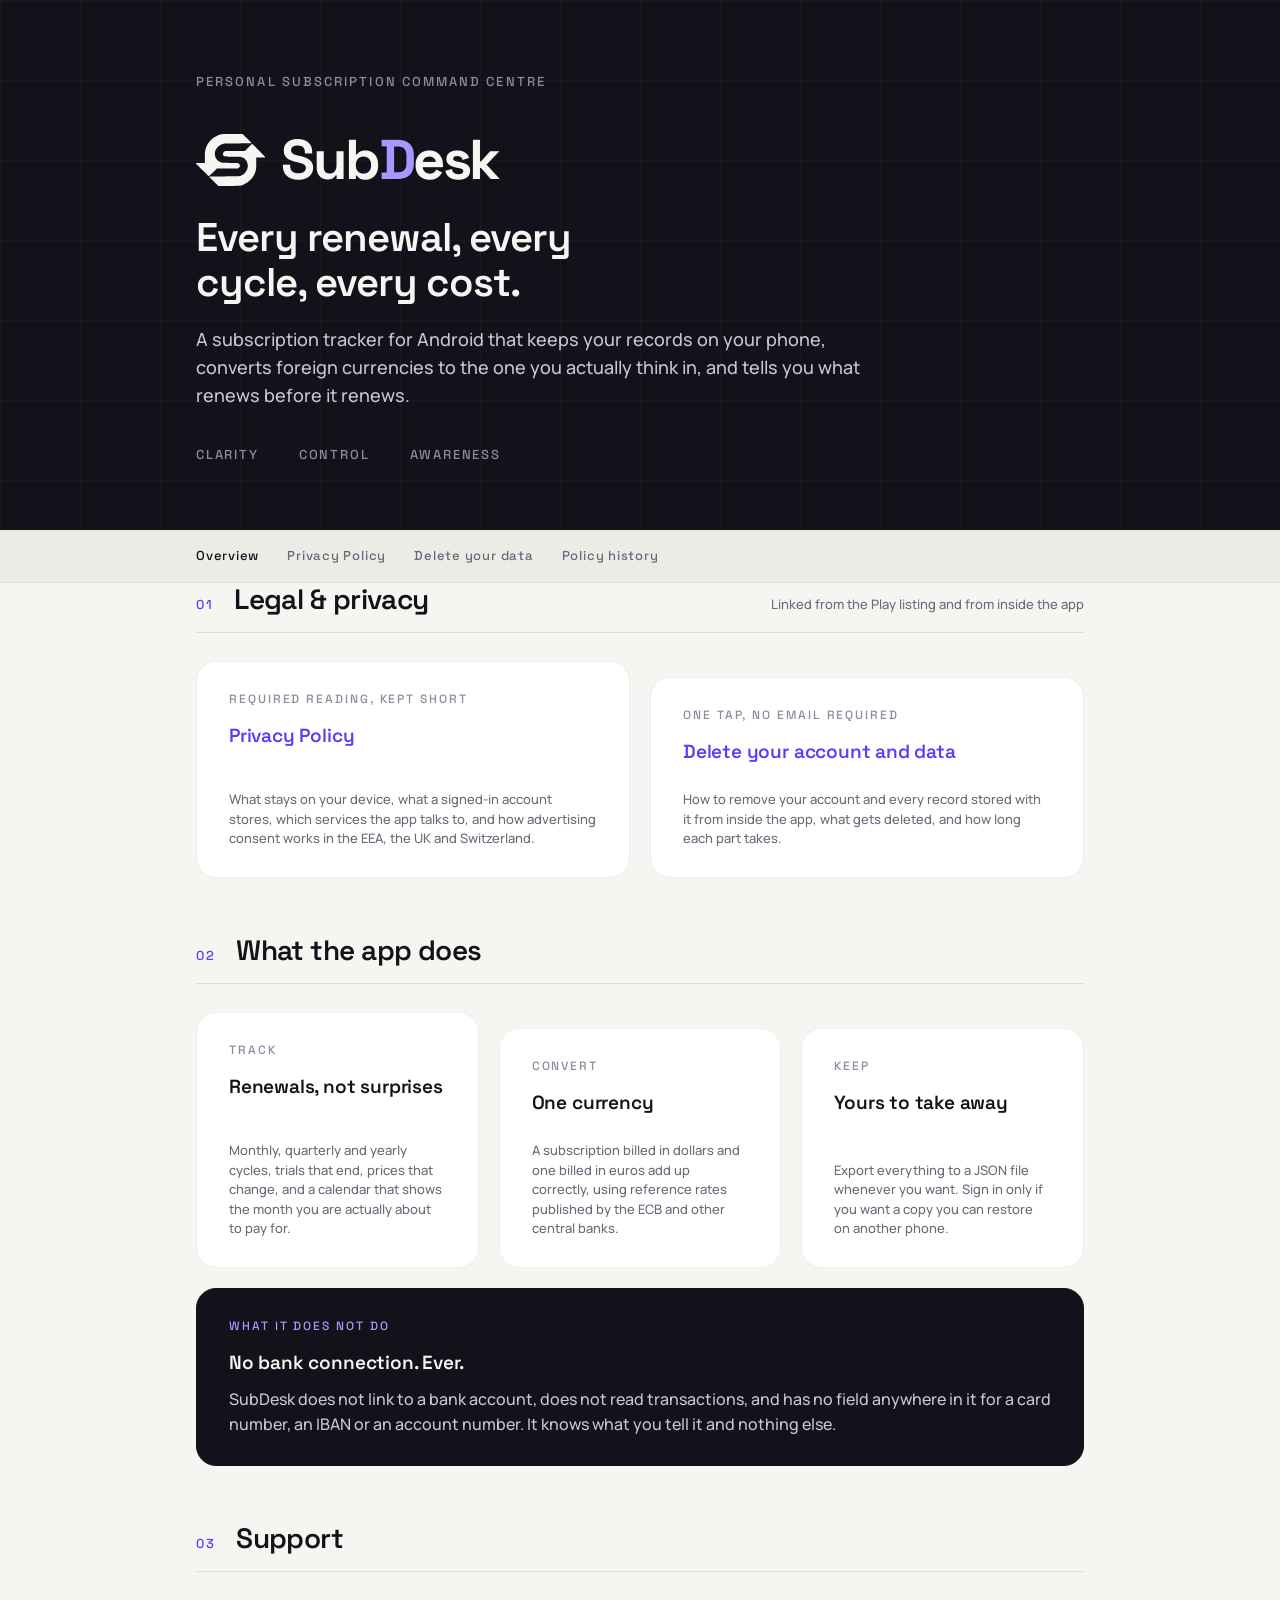
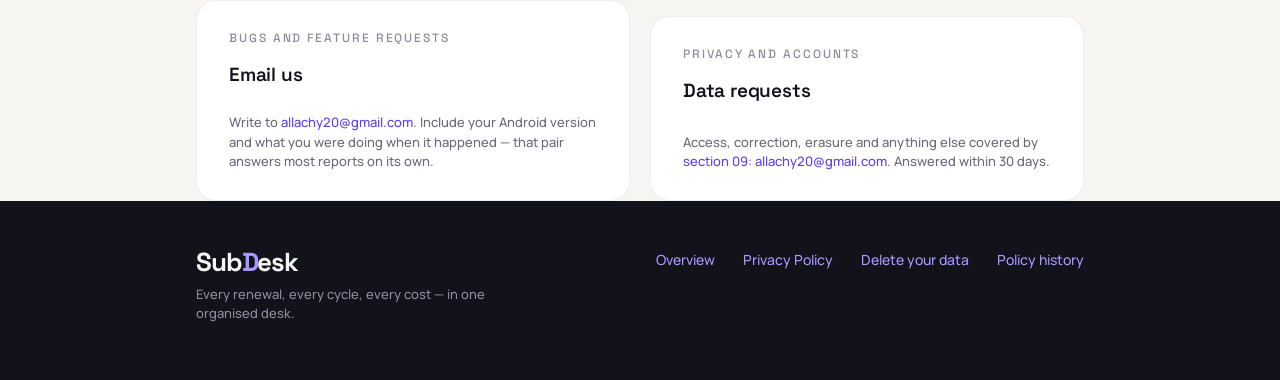
<file: index.html>
<!DOCTYPE html>
<html lang="en">
<head>
<meta charset="utf-8">
<meta name="viewport" content="width=device-width, initial-scale=1">
<title>SubDesk — subscription tracker for Android</title>
<meta name="description" content="SubDesk keeps every subscription, renewal date and cost in one place on your Android phone. Privacy policy, data deletion and support.">
<meta name="robots" content="index, follow">
<link rel="icon" href="assets/subdesk-icon.svg" type="image/svg+xml">
<link rel="canonical" href="https://mar-devl.github.io/subdesk-legal/">
<link rel="preconnect" href="https://fonts.googleapis.com">
<link rel="preconnect" href="https://fonts.gstatic.com" crossorigin>
<link href="https://fonts.googleapis.com/css2?family=Manrope:wght@400;500;600;700;800&family=Space+Grotesk:wght@400;500;600;700&display=swap" rel="stylesheet">
<link rel="stylesheet" href="assets/subdesk.css">
</head>
<body>

<header class="hero">
  <div class="wrap">
    <div class="eyebrow">Personal subscription command centre</div>
    <div class="lockup">
      <img src="assets/subdesk-mark-paper.svg" alt="" aria-hidden="true">
      <span class="wordmark">Sub<span class="d">D</span>esk</span>
    </div>
    <h1>Every renewal, every cycle, every cost.</h1>
    <p class="lede">A subscription tracker for Android that keeps your records on your phone, converts foreign currencies to the one you actually think in, and tells you what renews before it renews.</p>
    <div class="stamp">
      <span>Clarity</span><span>Control</span><span>Awareness</span>
    </div>
  </div>
</header>

<nav class="crumbs" aria-label="Site">
  <div class="wrap">
    <a href="index.html" aria-current="page">Overview</a>
    <a href="privacy.html">Privacy Policy</a>
    <a href="data-deletion.html">Delete your data</a>
    <a href="https://github.com/mar-devl/subdesk-legal" rel="noopener" target="_blank">Policy history</a>
  </div>
</nav>

<main class="wrap">

  <section id="legal">
    <div class="section-head">
      <span class="num">01</span>
      <h2>Legal &amp; privacy</h2>
      <span class="muted fine" style="margin-left:auto;">Linked from the Play listing and from inside the app</span>
    </div>

    <div class="grid two">
      <div class="card">
        <span class="overline">Required reading, kept short</span>
        <h3><a href="privacy.html">Privacy Policy</a></h3>
        <p class="fine muted">What stays on your device, what a signed-in account stores, which services the app talks to, and how advertising consent works in the EEA, the UK and Switzerland.</p>
      </div>
      <div class="card">
        <span class="overline">One tap, no email required</span>
        <h3><a href="data-deletion.html">Delete your account and data</a></h3>
        <p class="fine muted">How to remove your account and every record stored with it from inside the app, what gets deleted, and how long each part takes.</p>
      </div>
    </div>
  </section>

  <section id="what">
    <div class="section-head">
      <span class="num">02</span>
      <h2>What the app does</h2>
    </div>

    <div class="grid three">
      <div class="card">
        <span class="overline">Track</span>
        <h3>Renewals, not surprises</h3>
        <p class="fine muted">Monthly, quarterly and yearly cycles, trials that end, prices that change, and a calendar that shows the month you are actually about to pay for.</p>
      </div>
      <div class="card">
        <span class="overline">Convert</span>
        <h3>One currency</h3>
        <p class="fine muted">A subscription billed in dollars and one billed in euros add up correctly, using reference rates published by the ECB and other central banks.</p>
      </div>
      <div class="card">
        <span class="overline">Keep</span>
        <h3>Yours to take away</h3>
        <p class="fine muted">Export everything to a JSON file whenever you want. Sign in only if you want a copy you can restore on another phone.</p>
      </div>
    </div>

    <div class="card ink" style="margin-top:20px;">
      <span class="overline">What it does not do</span>
      <h3>No bank connection. Ever.</h3>
      <p>SubDesk does not link to a bank account, does not read transactions, and has no field anywhere in it for a card number, an IBAN or an account number. It knows what you tell it and nothing else.</p>
    </div>
  </section>

  <section id="support">
    <div class="section-head">
      <span class="num">03</span>
      <h2>Support</h2>
    </div>
    <div class="grid two">
      <div class="card">
        <span class="overline">Bugs and feature requests</span>
        <h3>Email us</h3>
        <p class="fine muted">Write to <a href="mailto:allachy20@gmail.com">allachy20@gmail.com</a>. Include your Android version and what you were doing when it happened — that pair answers most reports on its own.</p>
      </div>
      <div class="card">
        <span class="overline">Privacy and accounts</span>
        <h3>Data requests</h3>
        <p class="fine muted">Access, correction, erasure and anything else covered by <a href="privacy.html#rights">section 09</a>: <a href="mailto:allachy20@gmail.com">allachy20@gmail.com</a>. Answered within 30 days.</p>
      </div>
    </div>
  </section>

</main>

<footer>
  <div class="wrap">
    <div>
      <div class="wordmark" style="font-size:26px;">Sub<span class="d">D</span>esk</div>
      <p class="fine" style="margin-top:10px; max-width:38ch;">Every renewal, every cycle, every cost — in one organised desk.</p>
    </div>
    <div class="links">
      <a href="index.html">Overview</a>
      <a href="privacy.html">Privacy Policy</a>
      <a href="data-deletion.html">Delete your data</a>
      <a href="https://github.com/mar-devl/subdesk-legal" rel="noopener" target="_blank">Policy history</a>
    </div>
  </div>
</footer>

</body>
</html>
</file>
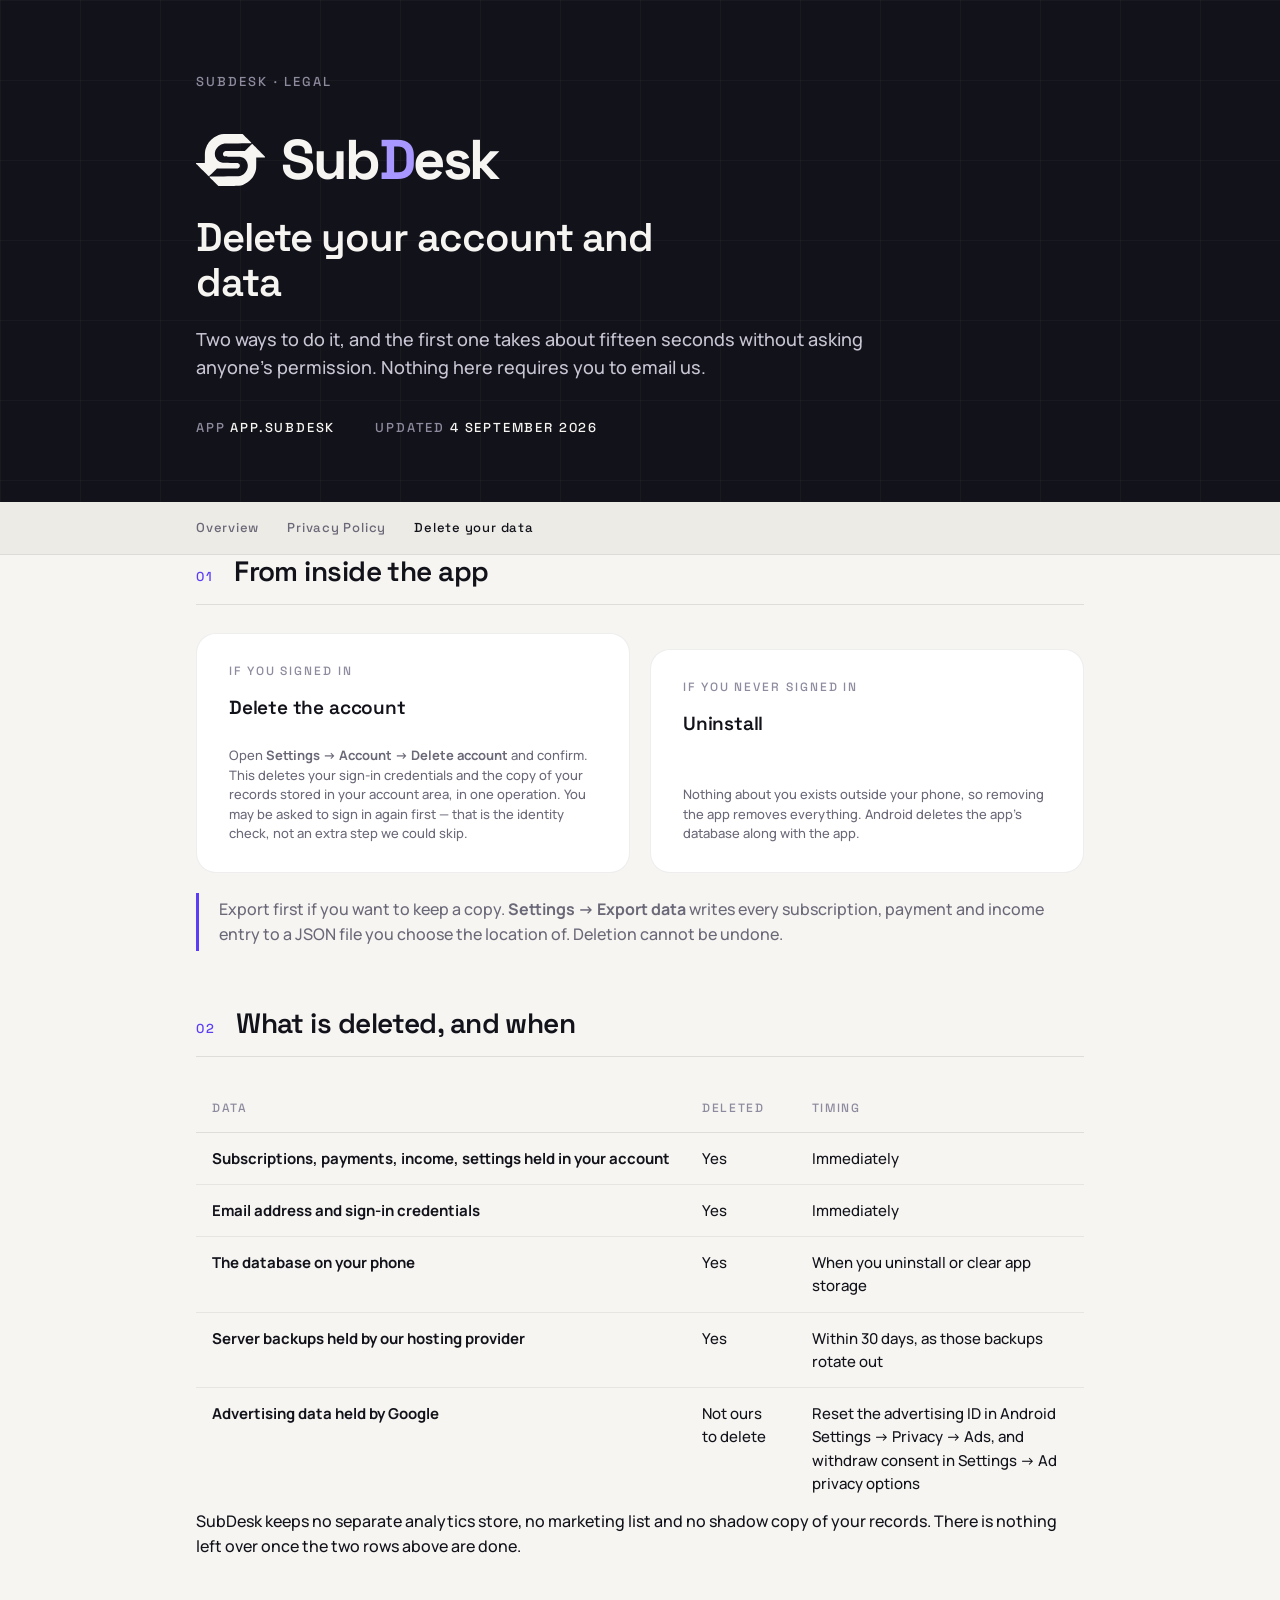
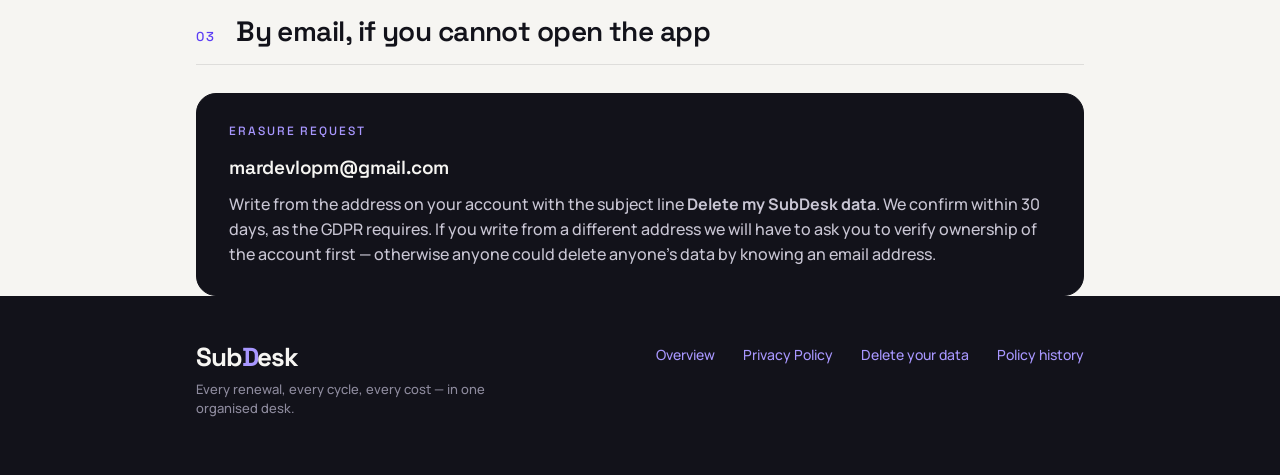
<file: data-deletion.html>
<!DOCTYPE html>
<html lang="en">
<head>
<meta charset="utf-8">
<meta name="viewport" content="width=device-width, initial-scale=1">
<title>Delete your data — SubDesk</title>
<meta name="description" content="How to delete your SubDesk account and every record stored with it, from inside the app or by email.">
<meta name="robots" content="index, follow">
<link rel="icon" href="assets/subdesk-icon.svg" type="image/svg+xml">
<link rel="canonical" href="https://mar-devl.github.io/subdesk-legal/data-deletion.html">
<link rel="preconnect" href="https://fonts.googleapis.com">
<link rel="preconnect" href="https://fonts.gstatic.com" crossorigin>
<link href="https://fonts.googleapis.com/css2?family=Manrope:wght@400;500;600;700;800&family=Space+Grotesk:wght@400;500;600;700&display=swap" rel="stylesheet">
<link rel="stylesheet" href="assets/subdesk.css">
</head>
<body>

<header class="hero">
  <div class="wrap">
    <div class="eyebrow">SubDesk · Legal</div>
    <div class="lockup">
      <img src="assets/subdesk-mark-paper.svg" alt="" aria-hidden="true">
      <span class="wordmark">Sub<span class="d">D</span>esk</span>
    </div>
    <h1>Delete your account and data</h1>
    <p class="lede">Two ways to do it, and the first one takes about fifteen seconds without asking anyone's permission. Nothing here requires you to email us.</p>
    <div class="stamp">
      <span>App <b>app.subdesk</b></span>
      <span>Updated <b>4 September 2026</b></span>
    </div>
  </div>
</header>

<nav class="crumbs" aria-label="Legal pages">
  <div class="wrap">
    <a href="index.html">Overview</a>
    <a href="privacy.html">Privacy Policy</a>
    <a href="data-deletion.html" aria-current="page">Delete your data</a>
  </div>
</nav>

<main class="wrap">

  <section id="in-app">
    <div class="section-head">
      <span class="num">01</span>
      <h2>From inside the app</h2>
    </div>
    <div class="grid two">
      <div class="card">
        <span class="overline">If you signed in</span>
        <h3>Delete the account</h3>
        <p class="fine muted">Open <strong>Settings → Account → Delete account</strong> and confirm. This deletes your sign-in credentials and the copy of your records stored in your account area, in one operation. You may be asked to sign in again first — that is the identity check, not an extra step we could skip.</p>
      </div>
      <div class="card">
        <span class="overline">If you never signed in</span>
        <h3>Uninstall</h3>
        <p class="fine muted">Nothing about you exists outside your phone, so removing the app removes everything. Android deletes the app's database along with the app.</p>
      </div>
    </div>

    <p class="callout" style="margin-top:20px;">Export first if you want to keep a copy. <strong>Settings → Export data</strong> writes every subscription, payment and income entry to a JSON file you choose the location of. Deletion cannot be undone.</p>
  </section>

  <section id="what-goes">
    <div class="section-head">
      <span class="num">02</span>
      <h2>What is deleted, and when</h2>
    </div>
    <div class="table-scroll">
      <table>
        <thead>
          <tr><th scope="col">Data</th><th scope="col">Deleted</th><th scope="col">Timing</th></tr>
        </thead>
        <tbody>
          <tr><td>Subscriptions, payments, income, settings held in your account</td><td>Yes</td><td>Immediately</td></tr>
          <tr><td>Email address and sign-in credentials</td><td>Yes</td><td>Immediately</td></tr>
          <tr><td>The database on your phone</td><td>Yes</td><td>When you uninstall or clear app storage</td></tr>
          <tr><td>Server backups held by our hosting provider</td><td>Yes</td><td>Within 30 days, as those backups rotate out</td></tr>
          <tr><td>Advertising data held by Google</td><td>Not ours to delete</td><td>Reset the advertising ID in Android Settings → Privacy → Ads, and withdraw consent in Settings → Ad privacy options</td></tr>
        </tbody>
      </table>
    </div>
    <p>SubDesk keeps no separate analytics store, no marketing list and no shadow copy of your records. There is nothing left over once the two rows above are done.</p>
  </section>

  <section id="by-email">
    <div class="section-head">
      <span class="num">03</span>
      <h2>By email, if you cannot open the app</h2>
    </div>
    <div class="card ink">
      <span class="overline">Erasure request</span>
      <h3>mardevlopm@gmail.com</h3>
      <p>Write from the address on your account with the subject line <strong>Delete my SubDesk data</strong>. We confirm within 30 days, as the GDPR requires. If you write from a different address we will have to ask you to verify ownership of the account first — otherwise anyone could delete anyone's data by knowing an email address.</p>
    </div>
  </section>

</main>

<footer>
  <div class="wrap">
    <div>
      <div class="wordmark" style="font-size:26px;">Sub<span class="d">D</span>esk</div>
      <p class="fine" style="margin-top:10px; max-width:38ch;">Every renewal, every cycle, every cost — in one organised desk.</p>
    </div>
    <div class="links">
      <a href="index.html">Overview</a>
      <a href="privacy.html">Privacy Policy</a>
      <a href="data-deletion.html">Delete your data</a>
      <a href="https://github.com/mar-devl/subdesk-legal" rel="noopener" target="_blank">Policy history</a>
    </div>
  </div>
</footer>

</body>
</html>
</file>
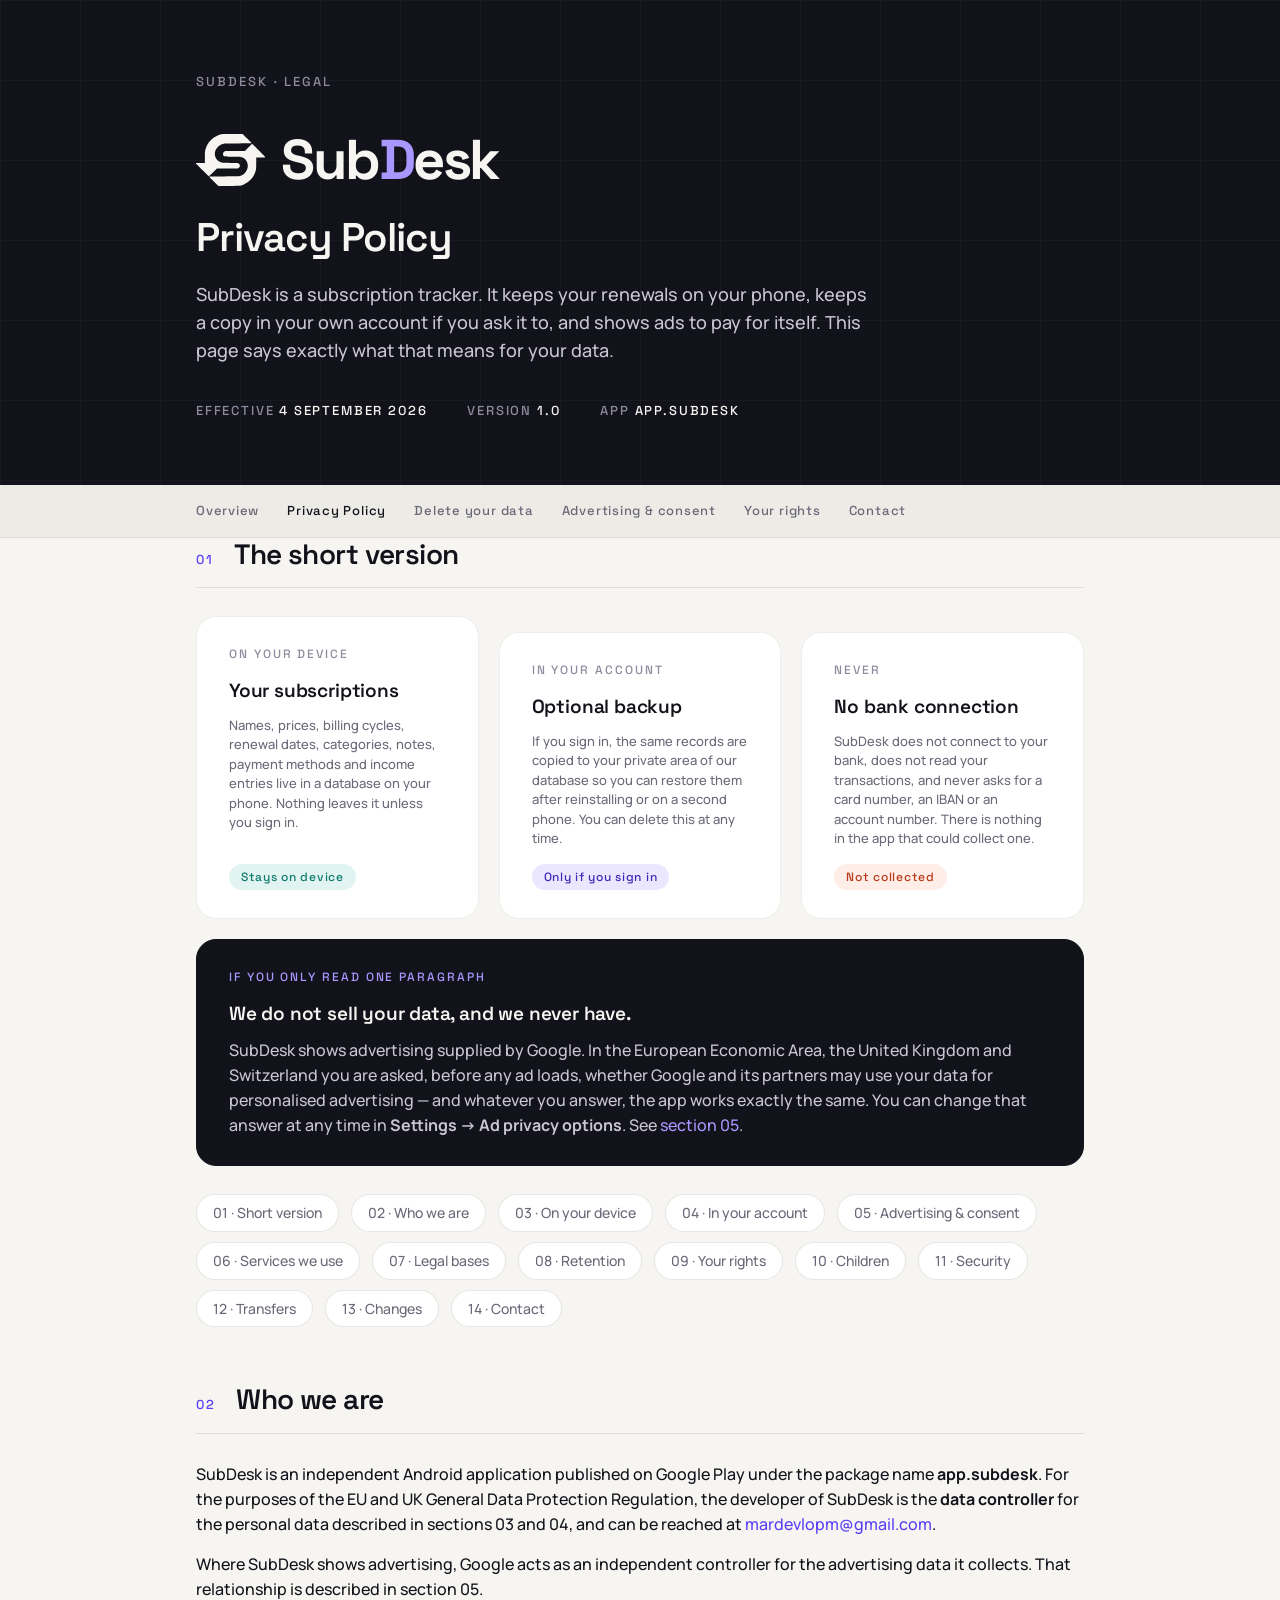
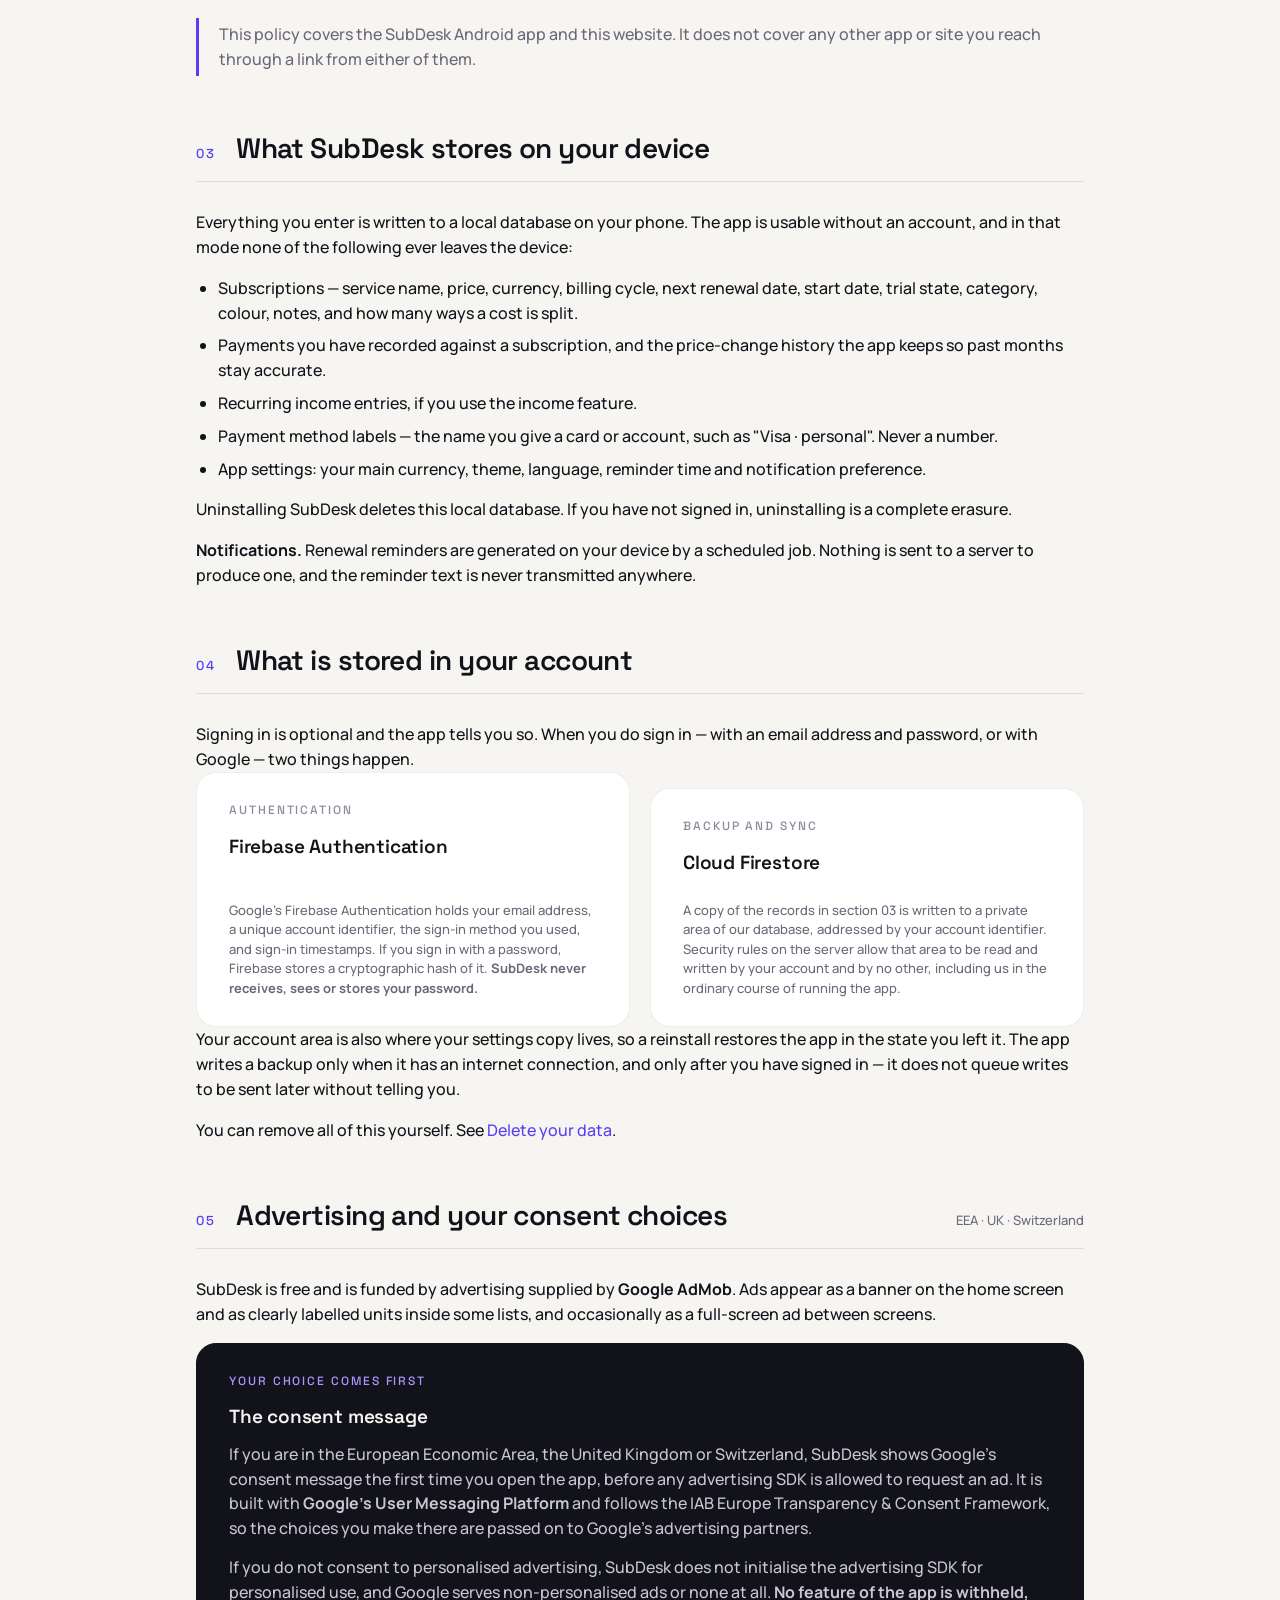
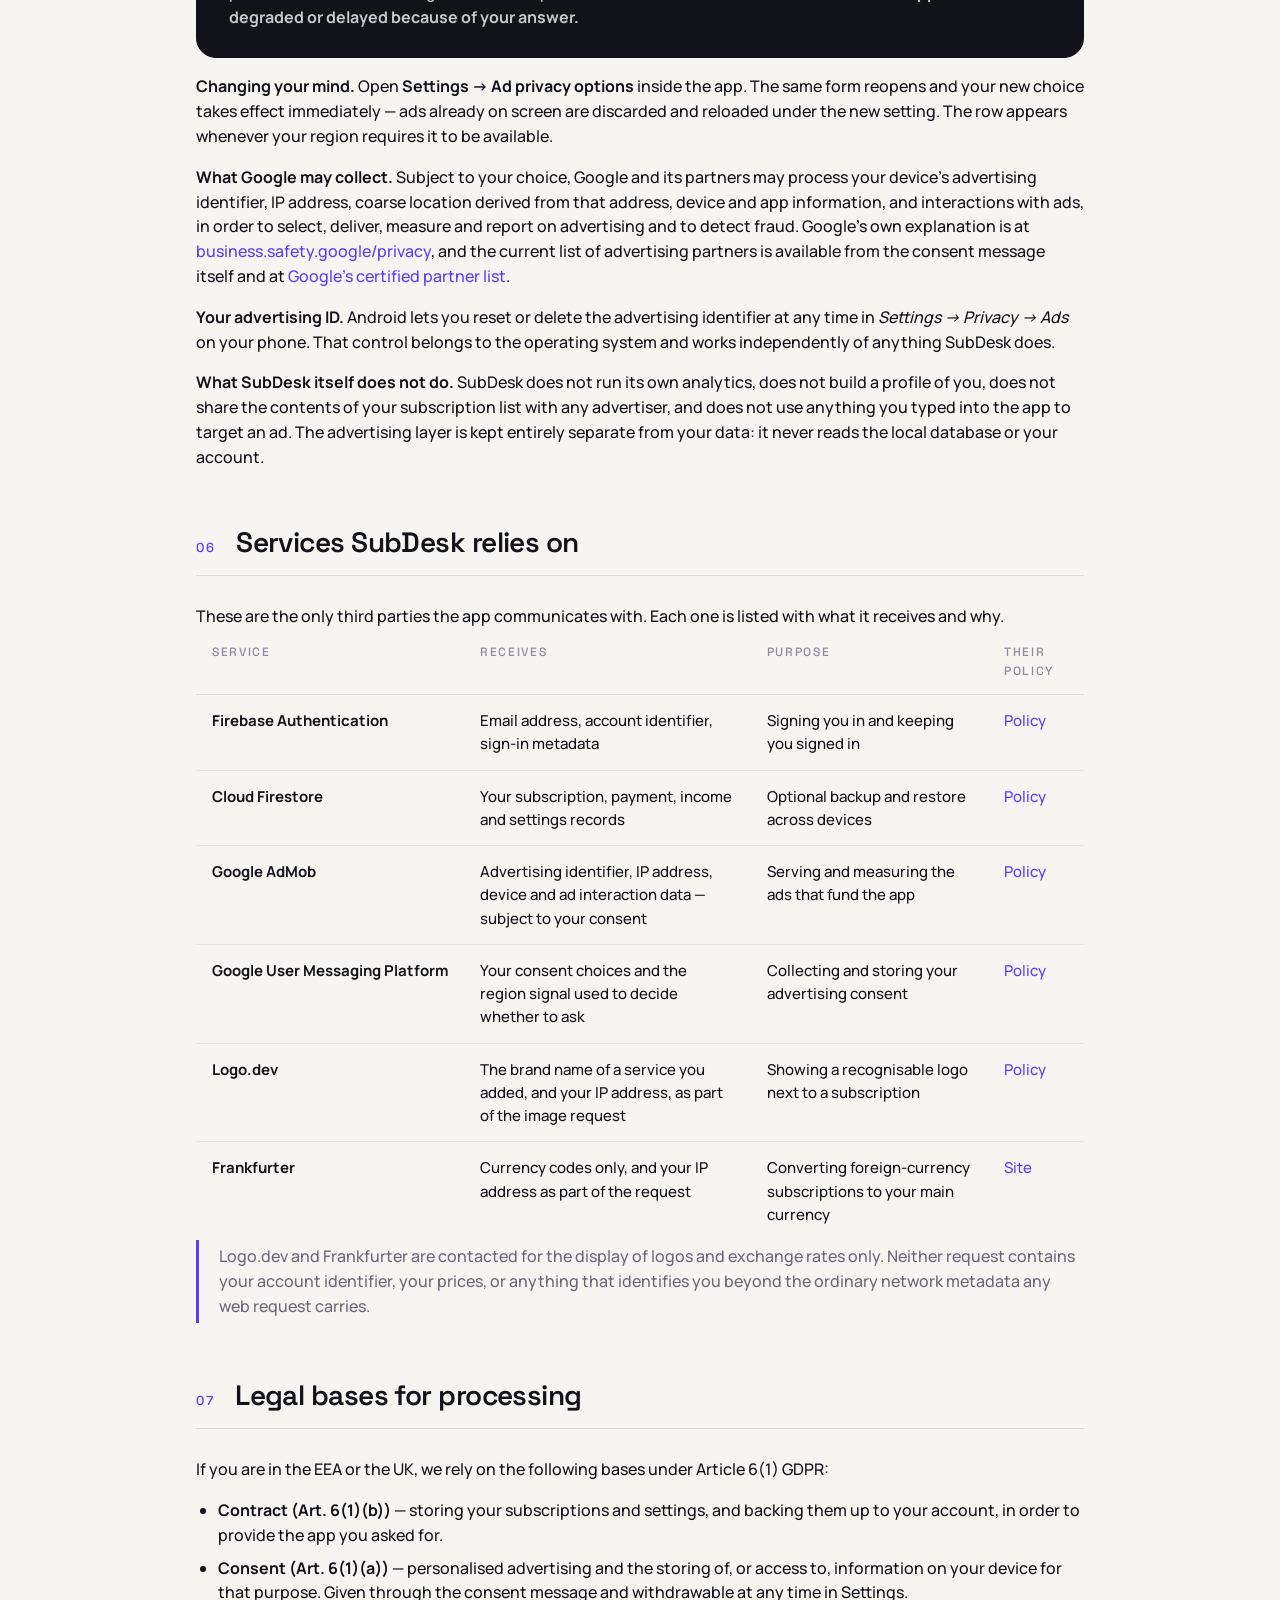
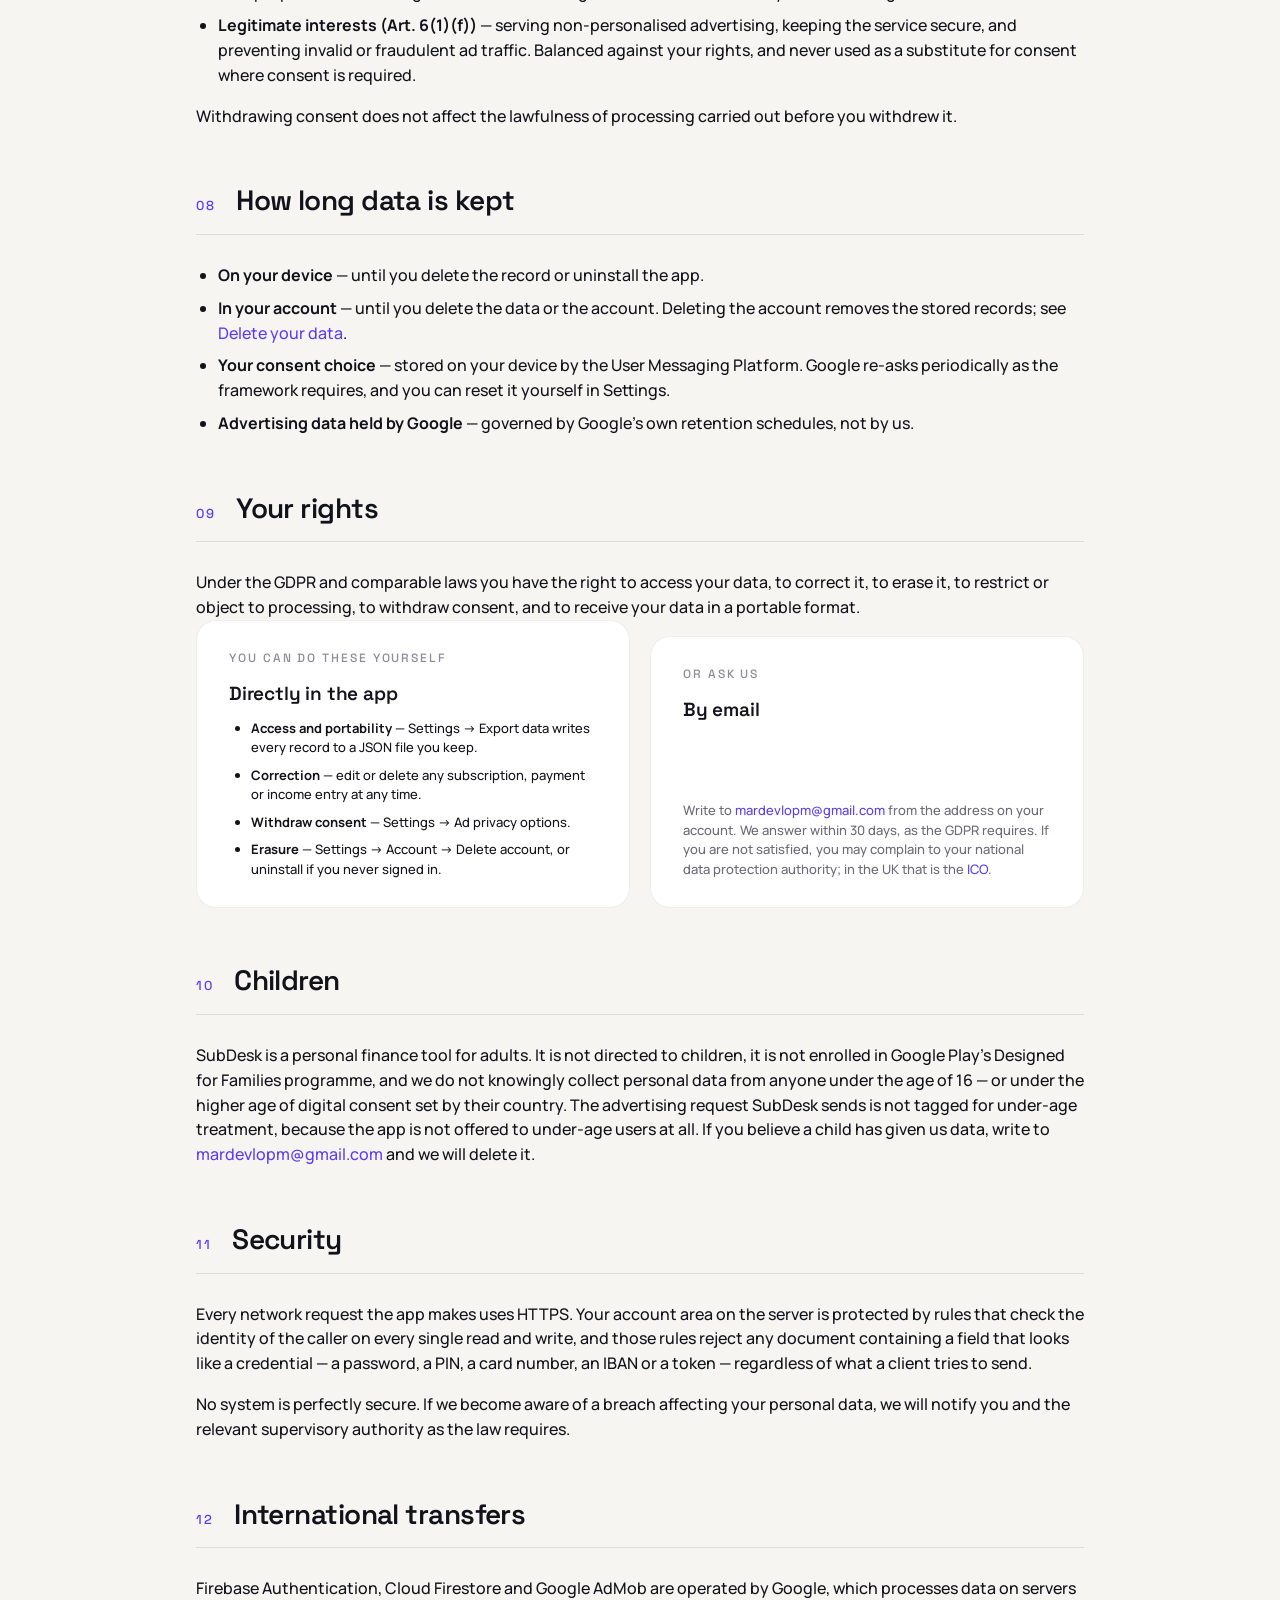
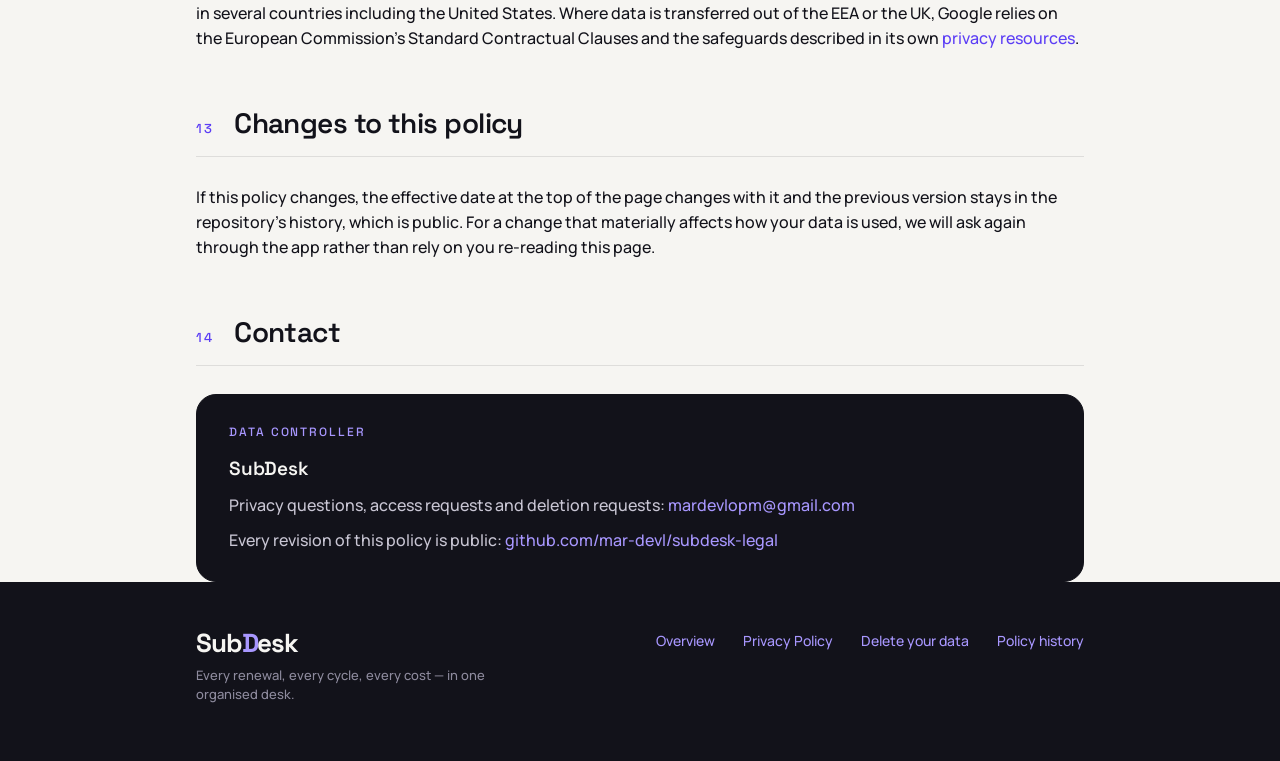
<file: privacy.html>
<!DOCTYPE html>
<html lang="en">
<head>
<meta charset="utf-8">
<meta name="viewport" content="width=device-width, initial-scale=1">
<title>Privacy Policy — SubDesk</title>
<meta name="description" content="How SubDesk handles your data: what stays on your device, what is stored in your account, and how advertising consent works in the EEA and the UK.">
<meta name="robots" content="index, follow">
<link rel="icon" href="assets/subdesk-icon.svg" type="image/svg+xml">
<link rel="canonical" href="https://mar-devl.github.io/subdesk-legal/privacy.html">
<link rel="preconnect" href="https://fonts.googleapis.com">
<link rel="preconnect" href="https://fonts.gstatic.com" crossorigin>
<link href="https://fonts.googleapis.com/css2?family=Manrope:wght@400;500;600;700;800&family=Space+Grotesk:wght@400;500;600;700&display=swap" rel="stylesheet">
<link rel="stylesheet" href="assets/subdesk.css">
</head>
<body>

<header class="hero">
  <div class="wrap">
    <div class="eyebrow">SubDesk · Legal</div>
    <div class="lockup">
      <img src="assets/subdesk-mark-paper.svg" alt="" aria-hidden="true">
      <span class="wordmark">Sub<span class="d">D</span>esk</span>
    </div>
    <h1>Privacy Policy</h1>
    <p class="lede">SubDesk is a subscription tracker. It keeps your renewals on your phone, keeps a copy in your own account if you ask it to, and shows ads to pay for itself. This page says exactly what that means for your data.</p>
    <div class="stamp">
      <span>Effective <b>4 September 2026</b></span>
      <span>Version <b>1.0</b></span>
      <span>App <b>app.subdesk</b></span>
    </div>
  </div>
</header>

<nav class="crumbs" aria-label="Legal pages">
  <div class="wrap">
    <a href="index.html">Overview</a>
    <a href="privacy.html" aria-current="page">Privacy Policy</a>
    <a href="data-deletion.html">Delete your data</a>
    <a href="#advertising">Advertising &amp; consent</a>
    <a href="#rights">Your rights</a>
    <a href="#contact">Contact</a>
  </div>
</nav>

<main class="wrap">

  <!-- ============================================================ 01 -->
  <section id="summary">
    <div class="section-head">
      <span class="num">01</span>
      <h2>The short version</h2>
    </div>

    <div class="grid three">
      <div class="card">
        <span class="overline">On your device</span>
        <h3>Your subscriptions</h3>
        <p class="fine muted">Names, prices, billing cycles, renewal dates, categories, notes, payment methods and income entries live in a database on your phone. Nothing leaves it unless you sign in.</p>
        <p><span class="pill device">Stays on device</span></p>
      </div>
      <div class="card">
        <span class="overline">In your account</span>
        <h3>Optional backup</h3>
        <p class="fine muted">If you sign in, the same records are copied to your private area of our database so you can restore them after reinstalling or on a second phone. You can delete this at any time.</p>
        <p><span class="pill cloud">Only if you sign in</span></p>
      </div>
      <div class="card">
        <span class="overline">Never</span>
        <h3>No bank connection</h3>
        <p class="fine muted">SubDesk does not connect to your bank, does not read your transactions, and never asks for a card number, an IBAN or an account number. There is nothing in the app that could collect one.</p>
        <p><span class="pill never">Not collected</span></p>
      </div>
    </div>

    <div class="card ink" style="margin-top:20px;">
      <span class="overline">If you only read one paragraph</span>
      <h3>We do not sell your data, and we never have.</h3>
      <p>SubDesk shows advertising supplied by Google. In the European Economic Area, the United Kingdom and Switzerland you are asked, before any ad loads, whether Google and its partners may use your data for personalised advertising — and whatever you answer, the app works exactly the same. You can change that answer at any time in <strong>Settings → Ad privacy options</strong>. See <a href="#advertising">section 05</a>.</p>
    </div>

    <div class="toc">
      <a href="#summary">01 · Short version</a>
      <a href="#who">02 · Who we are</a>
      <a href="#device">03 · On your device</a>
      <a href="#account">04 · In your account</a>
      <a href="#advertising">05 · Advertising &amp; consent</a>
      <a href="#processors">06 · Services we use</a>
      <a href="#legal-bases">07 · Legal bases</a>
      <a href="#retention">08 · Retention</a>
      <a href="#rights">09 · Your rights</a>
      <a href="#children">10 · Children</a>
      <a href="#security">11 · Security</a>
      <a href="#transfers">12 · Transfers</a>
      <a href="#changes">13 · Changes</a>
      <a href="#contact">14 · Contact</a>
    </div>
  </section>

  <!-- ============================================================ 02 -->
  <section id="who">
    <div class="section-head">
      <span class="num">02</span>
      <h2>Who we are</h2>
    </div>
    <p>SubDesk is an independent Android application published on Google Play under the package name <strong>app.subdesk</strong>. For the purposes of the EU and UK General Data Protection Regulation, the developer of SubDesk is the <strong>data controller</strong> for the personal data described in sections 03 and 04, and can be reached at <a href="mailto:mardevlopm@gmail.com">mardevlopm@gmail.com</a>.</p>
    <p>Where SubDesk shows advertising, Google acts as an independent controller for the advertising data it collects. That relationship is described in section 05.</p>
    <p class="callout">This policy covers the SubDesk Android app and this website. It does not cover any other app or site you reach through a link from either of them.</p>
  </section>

  <!-- ============================================================ 03 -->
  <section id="device">
    <div class="section-head">
      <span class="num">03</span>
      <h2>What SubDesk stores on your device</h2>
    </div>
    <p>Everything you enter is written to a local database on your phone. The app is usable without an account, and in that mode none of the following ever leaves the device:</p>
    <ul>
      <li>Subscriptions — service name, price, currency, billing cycle, next renewal date, start date, trial state, category, colour, notes, and how many ways a cost is split.</li>
      <li>Payments you have recorded against a subscription, and the price-change history the app keeps so past months stay accurate.</li>
      <li>Recurring income entries, if you use the income feature.</li>
      <li>Payment method labels — the name you give a card or account, such as "Visa · personal". Never a number.</li>
      <li>App settings: your main currency, theme, language, reminder time and notification preference.</li>
    </ul>
    <p>Uninstalling SubDesk deletes this local database. If you have not signed in, uninstalling is a complete erasure.</p>
    <p><strong>Notifications.</strong> Renewal reminders are generated on your device by a scheduled job. Nothing is sent to a server to produce one, and the reminder text is never transmitted anywhere.</p>
  </section>

  <!-- ============================================================ 04 -->
  <section id="account">
    <div class="section-head">
      <span class="num">04</span>
      <h2>What is stored in your account</h2>
    </div>
    <p>Signing in is optional and the app tells you so. When you do sign in — with an email address and password, or with Google — two things happen.</p>

    <div class="grid two">
      <div class="card">
        <span class="overline">Authentication</span>
        <h3>Firebase Authentication</h3>
        <p class="fine muted">Google's Firebase Authentication holds your email address, a unique account identifier, the sign-in method you used, and sign-in timestamps. If you sign in with a password, Firebase stores a cryptographic hash of it. <strong>SubDesk never receives, sees or stores your password.</strong></p>
      </div>
      <div class="card">
        <span class="overline">Backup and sync</span>
        <h3>Cloud Firestore</h3>
        <p class="fine muted">A copy of the records in section 03 is written to a private area of our database, addressed by your account identifier. Security rules on the server allow that area to be read and written by your account and by no other, including us in the ordinary course of running the app.</p>
      </div>
    </div>

    <p>Your account area is also where your settings copy lives, so a reinstall restores the app in the state you left it. The app writes a backup only when it has an internet connection, and only after you have signed in — it does not queue writes to be sent later without telling you.</p>
    <p>You can remove all of this yourself. See <a href="data-deletion.html">Delete your data</a>.</p>
  </section>

  <!-- ============================================================ 05 -->
  <section id="advertising">
    <div class="section-head">
      <span class="num">05</span>
      <h2>Advertising and your consent choices</h2>
      <span class="muted fine" style="margin-left:auto;">EEA · UK · Switzerland</span>
    </div>

    <p>SubDesk is free and is funded by advertising supplied by <strong>Google AdMob</strong>. Ads appear as a banner on the home screen and as clearly labelled units inside some lists, and occasionally as a full-screen ad between screens.</p>

    <div class="card ink">
      <span class="overline">Your choice comes first</span>
      <h3>The consent message</h3>
      <p>If you are in the European Economic Area, the United Kingdom or Switzerland, SubDesk shows Google's consent message the first time you open the app, before any advertising SDK is allowed to request an ad. It is built with <strong>Google's User Messaging Platform</strong> and follows the IAB Europe Transparency &amp; Consent Framework, so the choices you make there are passed on to Google's advertising partners.</p>
      <p style="margin-top:14px;">If you do not consent to personalised advertising, SubDesk does not initialise the advertising SDK for personalised use, and Google serves non-personalised ads or none at all. <strong>No feature of the app is withheld, degraded or delayed because of your answer.</strong></p>
    </div>

    <p><strong>Changing your mind.</strong> Open <strong>Settings → Ad privacy options</strong> inside the app. The same form reopens and your new choice takes effect immediately — ads already on screen are discarded and reloaded under the new setting. The row appears whenever your region requires it to be available.</p>

    <p><strong>What Google may collect.</strong> Subject to your choice, Google and its partners may process your device's advertising identifier, IP address, coarse location derived from that address, device and app information, and interactions with ads, in order to select, deliver, measure and report on advertising and to detect fraud. Google's own explanation is at <a href="https://business.safety.google/privacy/" rel="noopener" target="_blank">business.safety.google/privacy</a>, and the current list of advertising partners is available from the consent message itself and at <a href="https://support.google.com/admob/answer/9012903" rel="noopener" target="_blank">Google's certified partner list</a>.</p>

    <p><strong>Your advertising ID.</strong> Android lets you reset or delete the advertising identifier at any time in <em>Settings → Privacy → Ads</em> on your phone. That control belongs to the operating system and works independently of anything SubDesk does.</p>

    <p><strong>What SubDesk itself does not do.</strong> SubDesk does not run its own analytics, does not build a profile of you, does not share the contents of your subscription list with any advertiser, and does not use anything you typed into the app to target an ad. The advertising layer is kept entirely separate from your data: it never reads the local database or your account.</p>
  </section>

  <!-- ============================================================ 06 -->
  <section id="processors">
    <div class="section-head">
      <span class="num">06</span>
      <h2>Services SubDesk relies on</h2>
    </div>
    <p>These are the only third parties the app communicates with. Each one is listed with what it receives and why.</p>

    <div class="table-scroll">
      <table>
        <thead>
          <tr><th scope="col">Service</th><th scope="col">Receives</th><th scope="col">Purpose</th><th scope="col">Their policy</th></tr>
        </thead>
        <tbody>
          <tr>
            <td>Firebase Authentication</td>
            <td>Email address, account identifier, sign-in metadata</td>
            <td>Signing you in and keeping you signed in</td>
            <td><a href="https://firebase.google.com/support/privacy" rel="noopener" target="_blank">Policy</a></td>
          </tr>
          <tr>
            <td>Cloud Firestore</td>
            <td>Your subscription, payment, income and settings records</td>
            <td>Optional backup and restore across devices</td>
            <td><a href="https://firebase.google.com/support/privacy" rel="noopener" target="_blank">Policy</a></td>
          </tr>
          <tr>
            <td>Google AdMob</td>
            <td>Advertising identifier, IP address, device and ad interaction data — subject to your consent</td>
            <td>Serving and measuring the ads that fund the app</td>
            <td><a href="https://policies.google.com/technologies/ads" rel="noopener" target="_blank">Policy</a></td>
          </tr>
          <tr>
            <td>Google User Messaging Platform</td>
            <td>Your consent choices and the region signal used to decide whether to ask</td>
            <td>Collecting and storing your advertising consent</td>
            <td><a href="https://policies.google.com/privacy" rel="noopener" target="_blank">Policy</a></td>
          </tr>
          <tr>
            <td>Logo.dev</td>
            <td>The brand name of a service you added, and your IP address, as part of the image request</td>
            <td>Showing a recognisable logo next to a subscription</td>
            <td><a href="https://logo.dev/privacy" rel="noopener" target="_blank">Policy</a></td>
          </tr>
          <tr>
            <td>Frankfurter</td>
            <td>Currency codes only, and your IP address as part of the request</td>
            <td>Converting foreign-currency subscriptions to your main currency</td>
            <td><a href="https://frankfurter.dev" rel="noopener" target="_blank">Site</a></td>
          </tr>
        </tbody>
      </table>
    </div>

    <p class="callout">Logo.dev and Frankfurter are contacted for the display of logos and exchange rates only. Neither request contains your account identifier, your prices, or anything that identifies you beyond the ordinary network metadata any web request carries.</p>
  </section>

  <!-- ============================================================ 07 -->
  <section id="legal-bases">
    <div class="section-head">
      <span class="num">07</span>
      <h2>Legal bases for processing</h2>
    </div>
    <p>If you are in the EEA or the UK, we rely on the following bases under Article 6(1) GDPR:</p>
    <ul>
      <li><strong>Contract (Art. 6(1)(b))</strong> — storing your subscriptions and settings, and backing them up to your account, in order to provide the app you asked for.</li>
      <li><strong>Consent (Art. 6(1)(a))</strong> — personalised advertising and the storing of, or access to, information on your device for that purpose. Given through the consent message and withdrawable at any time in Settings.</li>
      <li><strong>Legitimate interests (Art. 6(1)(f))</strong> — serving non-personalised advertising, keeping the service secure, and preventing invalid or fraudulent ad traffic. Balanced against your rights, and never used as a substitute for consent where consent is required.</li>
    </ul>
    <p>Withdrawing consent does not affect the lawfulness of processing carried out before you withdrew it.</p>
  </section>

  <!-- ============================================================ 08 -->
  <section id="retention">
    <div class="section-head">
      <span class="num">08</span>
      <h2>How long data is kept</h2>
    </div>
    <ul>
      <li><strong>On your device</strong> — until you delete the record or uninstall the app.</li>
      <li><strong>In your account</strong> — until you delete the data or the account. Deleting the account removes the stored records; see <a href="data-deletion.html">Delete your data</a>.</li>
      <li><strong>Your consent choice</strong> — stored on your device by the User Messaging Platform. Google re-asks periodically as the framework requires, and you can reset it yourself in Settings.</li>
      <li><strong>Advertising data held by Google</strong> — governed by Google's own retention schedules, not by us.</li>
    </ul>
  </section>

  <!-- ============================================================ 09 -->
  <section id="rights">
    <div class="section-head">
      <span class="num">09</span>
      <h2>Your rights</h2>
    </div>
    <p>Under the GDPR and comparable laws you have the right to access your data, to correct it, to erase it, to restrict or object to processing, to withdraw consent, and to receive your data in a portable format.</p>

    <div class="grid two">
      <div class="card">
        <span class="overline">You can do these yourself</span>
        <h3>Directly in the app</h3>
        <ul class="fine">
          <li><strong>Access and portability</strong> — Settings → Export data writes every record to a JSON file you keep.</li>
          <li><strong>Correction</strong> — edit or delete any subscription, payment or income entry at any time.</li>
          <li><strong>Withdraw consent</strong> — Settings → Ad privacy options.</li>
          <li><strong>Erasure</strong> — Settings → Account → Delete account, or uninstall if you never signed in.</li>
        </ul>
      </div>
      <div class="card">
        <span class="overline">Or ask us</span>
        <h3>By email</h3>
        <p class="fine muted">Write to <a href="mailto:mardevlopm@gmail.com">mardevlopm@gmail.com</a> from the address on your account. We answer within 30 days, as the GDPR requires. If you are not satisfied, you may complain to your national data protection authority; in the UK that is the <a href="https://ico.org.uk" rel="noopener" target="_blank">ICO</a>.</p>
      </div>
    </div>
  </section>

  <!-- ============================================================ 10 -->
  <section id="children">
    <div class="section-head">
      <span class="num">10</span>
      <h2>Children</h2>
    </div>
    <p>SubDesk is a personal finance tool for adults. It is not directed to children, it is not enrolled in Google Play's Designed for Families programme, and we do not knowingly collect personal data from anyone under the age of 16 — or under the higher age of digital consent set by their country. The advertising request SubDesk sends is not tagged for under-age treatment, because the app is not offered to under-age users at all. If you believe a child has given us data, write to <a href="mailto:mardevlopm@gmail.com">mardevlopm@gmail.com</a> and we will delete it.</p>
  </section>

  <!-- ============================================================ 11 -->
  <section id="security">
    <div class="section-head">
      <span class="num">11</span>
      <h2>Security</h2>
    </div>
    <p>Every network request the app makes uses HTTPS. Your account area on the server is protected by rules that check the identity of the caller on every single read and write, and those rules reject any document containing a field that looks like a credential — a password, a PIN, a card number, an IBAN or a token — regardless of what a client tries to send.</p>
    <p>No system is perfectly secure. If we become aware of a breach affecting your personal data, we will notify you and the relevant supervisory authority as the law requires.</p>
  </section>

  <!-- ============================================================ 12 -->
  <section id="transfers">
    <div class="section-head">
      <span class="num">12</span>
      <h2>International transfers</h2>
    </div>
    <p>Firebase Authentication, Cloud Firestore and Google AdMob are operated by Google, which processes data on servers in several countries including the United States. Where data is transferred out of the EEA or the UK, Google relies on the European Commission's Standard Contractual Clauses and the safeguards described in its own <a href="https://business.safety.google/privacy/" rel="noopener" target="_blank">privacy resources</a>.</p>
  </section>

  <!-- ============================================================ 13 -->
  <section id="changes">
    <div class="section-head">
      <span class="num">13</span>
      <h2>Changes to this policy</h2>
    </div>
    <p>If this policy changes, the effective date at the top of the page changes with it and the previous version stays in the repository's history, which is public. For a change that materially affects how your data is used, we will ask again through the app rather than rely on you re-reading this page.</p>
  </section>

  <!-- ============================================================ 14 -->
  <section id="contact">
    <div class="section-head">
      <span class="num">14</span>
      <h2>Contact</h2>
    </div>
    <div class="card ink">
      <span class="overline">Data controller</span>
      <h3>SubDesk</h3>
      <p>Privacy questions, access requests and deletion requests: <a href="mailto:mardevlopm@gmail.com">mardevlopm@gmail.com</a></p>
      <p style="margin-top:10px;">Every revision of this policy is public: <a href="https://github.com/mar-devl/subdesk-legal" rel="noopener" target="_blank">github.com/mar-devl/subdesk-legal</a></p>
    </div>
  </section>

</main>

<footer>
  <div class="wrap">
    <div>
      <div class="wordmark" style="font-size:26px;">Sub<span class="d">D</span>esk</div>
      <p class="fine" style="margin-top:10px; max-width:38ch;">Every renewal, every cycle, every cost — in one organised desk.</p>
    </div>
    <div class="links">
      <a href="index.html">Overview</a>
      <a href="privacy.html">Privacy Policy</a>
      <a href="data-deletion.html">Delete your data</a>
      <a href="https://github.com/mar-devl/subdesk-legal" rel="noopener" target="_blank">Policy history</a>
    </div>
  </div>
</footer>

</body>
</html>
</file>
<file: assets/subdesk.css>
/*
 * SubDesk — legal site stylesheet.
 *
 * Tokens are lifted from SubDesk Brand Identity v1.0 and from
 * design-system/subdesk/MASTER.md, not re-invented: Iris on warm Paper, Space
 * Grotesk for display and numerals, Manrope for everything a person reads in
 * sentences, 20px card radius, 1px hairline borders and no elevation.
 *
 * The one place this departs from the brand book is width. The identity
 * document is a fixed 1440px presentation board; this is a legal page people
 * will open on a phone from a Play Store listing or from inside the app, so
 * the grid is fluid and the type scale steps down with the viewport.
 */

:root {
  --iris: #5B3DF5;
  --iris-pressed: #4A2EE0;
  --iris-deep: #3E28B8;
  --iris-light: #A897FF;

  --ink: #12121A;
  --graphite: #1C1C26;
  --paper: #F6F5F2;
  --paper-deep: #EDEBE6;
  --white: #FFFFFF;
  --stone: #E8E5DE;
  --slate: #6B6878;
  --mist: #8E8B9E;
  --muted-dark: #C9C6D4;

  --sage: #12A594;
  --amber: #F0B429;
  --ember: #FF6A45;

  --hairline: #12121A12;
  --hairline-strong: #12121A1A;

  --radius-md: 16px;
  --radius-lg: 20px;
  --radius-xl: 28px;

  --display: 'Space Grotesk', 'Segoe UI', system-ui, sans-serif;
  --body: 'Manrope', 'Segoe UI', system-ui, sans-serif;

  --gutter: 96px;
}

@media (max-width: 1100px) { :root { --gutter: 56px; } }
@media (max-width: 720px)  { :root { --gutter: 24px; } }

* { margin: 0; padding: 0; box-sizing: border-box; }

html { -webkit-text-size-adjust: 100%; scroll-behavior: smooth; }

body {
  background: var(--paper);
  color: var(--ink);
  font-family: var(--body);
  font-size: 16px;
  font-weight: 500;
  line-height: 1.55;
  -webkit-font-smoothing: antialiased;
  text-rendering: optimizeLegibility;
}

/* Body text never drops below 13px, per the type scale. */
small, .fine { font-size: 13px; line-height: 1.5; }

a { color: var(--iris); text-decoration: none; }
a:hover { color: var(--ink); text-decoration: underline; }
a:focus-visible,
button:focus-visible {
  outline: 2px solid var(--iris);
  outline-offset: 3px;
  border-radius: 4px;
}

.wrap { max-width: 1080px; margin: 0 auto; padding: 0 var(--gutter); }

/* ------------------------------------------------------------------ header */

.hero {
  background: var(--ink);
  color: var(--paper);
  padding: 72px 0 64px;
  position: relative;
  overflow: hidden;
}

/*
 * The 80px graph-paper overlay from the identity cover. Kept at half opacity
 * so it reads as texture rather than as a chart.
 */
.hero::before {
  content: '';
  position: absolute;
  inset: 0;
  opacity: 0.5;
  background-image:
    linear-gradient(#F6F5F210 1px, transparent 1px),
    linear-gradient(90deg, #F6F5F210 1px, transparent 1px);
  background-size: 80px 80px;
  pointer-events: none;
}

.hero .wrap { position: relative; }

.eyebrow {
  font-family: var(--display);
  font-size: 13px;
  font-weight: 500;
  letter-spacing: 0.16em;
  text-transform: uppercase;
  color: var(--mist);
}

.lockup {
  display: flex;
  align-items: center;
  gap: 16px;
  margin: 40px 0 28px;
}

/*
 * Height-led, width auto. The master symbol is 1336 x 1000 — aspect 1.336 —
 * and forcing it into a square box is what letterboxes it. Height is set from
 * cap height x 1.32, which is the lockup rule in the identity.
 */
.lockup img { display: block; flex: none; height: 52px; width: auto; }

.wordmark {
  font-family: var(--display);
  font-weight: 700;
  font-size: 56px;
  letter-spacing: -0.045em;
  line-height: 1;
  color: var(--paper);
}

.wordmark .d { color: var(--iris-light); }

.hero h1 {
  font-family: var(--display);
  font-weight: 600;
  font-size: 40px;
  letter-spacing: -0.025em;
  line-height: 1.12;
  color: var(--paper);
  max-width: 18ch;
}

.hero p.lede {
  margin-top: 20px;
  max-width: 62ch;
  font-size: 18px;
  line-height: 1.55;
  color: var(--muted-dark);
  text-wrap: pretty;
}

.stamp {
  margin-top: 36px;
  display: flex;
  flex-wrap: wrap;
  gap: 12px 40px;
  font-family: var(--display);
  font-size: 13px;
  letter-spacing: 0.14em;
  text-transform: uppercase;
  color: var(--mist);
}

.stamp b { color: var(--paper); font-weight: 500; letter-spacing: 0.14em; }

@media (max-width: 720px) {
  .hero { padding: 48px 0 44px; }
  .wordmark { font-size: 40px; }
  .lockup img { height: 38px; }
  .hero h1 { font-size: 30px; }
  .hero p.lede { font-size: 16px; }
}

/* -------------------------------------------------------------- navigation */

.crumbs {
  border-bottom: 1px solid var(--hairline);
  background: var(--paper-deep);
}

.crumbs .wrap {
  display: flex;
  flex-wrap: wrap;
  gap: 8px 28px;
  padding-top: 16px;
  padding-bottom: 16px;
  font-family: var(--display);
  font-size: 13px;
  letter-spacing: 0.06em;
}

.crumbs a { color: var(--slate); }
.crumbs a:hover { color: var(--iris); text-decoration: none; }
.crumbs a[aria-current='page'] { color: var(--ink); }

/* ------------------------------------------------------------------ layout */

main { padding: 64px 0 96px; }

@media (max-width: 720px) { main { padding: 40px 0 64px; } }

section + section { margin-top: 56px; }

.section-head {
  display: flex;
  align-items: baseline;
  gap: 20px;
  border-bottom: 1px solid var(--hairline-strong);
  padding-bottom: 16px;
  margin-bottom: 28px;
  flex-wrap: wrap;
}

.section-head .num {
  font-family: var(--display);
  font-size: 13px;
  letter-spacing: 0.16em;
  color: var(--iris);
}

.section-head h2 {
  font-family: var(--display);
  font-size: 28px;
  font-weight: 600;
  letter-spacing: -0.02em;
  line-height: 1.2;
}

@media (max-width: 720px) { .section-head h2 { font-size: 22px; } }

p + p, p + ul, ul + p, p + .card, .card + .card, .card + p { margin-top: 16px; }

ul { padding-left: 22px; }
li + li { margin-top: 8px; }

strong { font-weight: 700; }

.muted { color: var(--slate); }

/* ------------------------------------------------------------------- cards */

.card {
  background: var(--white);
  border: 1px solid var(--hairline);
  border-radius: var(--radius-lg);
  padding: 28px 32px;
}

@media (max-width: 720px) { .card { padding: 22px 20px; } }

.card h3 {
  font-family: var(--display);
  font-size: 19px;
  font-weight: 600;
  letter-spacing: -0.01em;
  margin-bottom: 10px;
}

.overline {
  font-family: var(--display);
  font-size: 12px;
  font-weight: 500;
  letter-spacing: 0.16em;
  text-transform: uppercase;
  color: var(--mist);
  display: block;
  margin-bottom: 12px;
}

.grid { display: grid; gap: 20px; align-items: stretch; }
.grid.two { grid-template-columns: 1fr 1fr; }
.grid.three { grid-template-columns: repeat(3, 1fr); }

/*
 * Cards in a row stretch to the tallest of them, so a pill placed after a
 * short paragraph floats mid-card while its neighbour's sits at the bottom.
 * Column flex with an auto-margin on the last child lines them up on one
 * baseline without hard-coding a height that the longest translation would
 * then overflow.
 */
.grid > .card { display: flex; flex-direction: column; }
.grid > .card > :last-child { margin-top: auto; }
.grid > .card > p:last-child:not(:only-child) { padding-top: 14px; }

@media (max-width: 860px) {
  .grid.two, .grid.three { grid-template-columns: 1fr; }
}

/* The one dark card, used for the single most important statement on a page. */
.card.ink {
  background: var(--ink);
  color: var(--muted-dark);
  border-color: var(--ink);
}
.card.ink h3 { color: var(--paper); }
.card.ink .overline { color: var(--iris-light); }
.card.ink a { color: var(--iris-light); }
.card.ink a:hover { color: var(--white); }

/* ------------------------------------------------------------------ tables */

.table-scroll { overflow-x: auto; -webkit-overflow-scrolling: touch; }

table {
  width: 100%;
  border-collapse: collapse;
  font-size: 15px;
  min-width: 560px;
}

th, td {
  text-align: left;
  vertical-align: top;
  padding: 14px 16px;
  border-bottom: 1px solid var(--hairline);
}

thead th {
  font-family: var(--display);
  font-size: 12px;
  font-weight: 500;
  letter-spacing: 0.14em;
  text-transform: uppercase;
  color: var(--mist);
  border-bottom-color: var(--hairline-strong);
}

tbody tr:last-child td { border-bottom: none; }

td:first-child { font-weight: 700; white-space: nowrap; }

/* ------------------------------------------------------------------- pills */

.pill {
  display: inline-block;
  border-radius: 999px;
  padding: 4px 12px;
  font-family: var(--display);
  font-size: 12px;
  letter-spacing: 0.06em;
  white-space: nowrap;
}

/*
 * Status colour never carries meaning alone — every pill has a word in it, and
 * the light-theme text values are the deepened variants from the design system
 * so they clear 4.5:1 on white.
 */
.pill.device { background: #12A5941F; color: #0C7A6D; }
.pill.cloud  { background: #5B3DF51F; color: var(--iris-deep); }
.pill.third  { background: #F0B4291F; color: #8A6100; }
.pill.never  { background: #FF6A451F; color: #B93A18; }

/* ------------------------------------------------------------------ footer */

footer {
  background: var(--ink);
  color: var(--mist);
  padding: 48px 0 56px;
}

footer .wrap {
  display: flex;
  flex-wrap: wrap;
  gap: 24px 48px;
  justify-content: space-between;
  align-items: flex-start;
}

footer a { color: var(--iris-light); }
footer a:hover { color: var(--paper); }

footer .links { display: flex; flex-wrap: wrap; gap: 8px 28px; font-size: 14px; }

/* -------------------------------------------------------------- call-outs */

.callout {
  border-left: 3px solid var(--iris);
  padding: 4px 0 4px 20px;
  color: var(--slate);
}

.toc {
  display: flex;
  flex-wrap: wrap;
  gap: 10px 12px;
  margin-top: 28px;
}

.toc a {
  border: 1px solid var(--hairline-strong);
  border-radius: 999px;
  padding: 7px 16px;
  font-size: 14px;
  color: var(--slate);
  background: var(--white);
}

.toc a:hover {
  color: var(--iris);
  border-color: var(--iris);
  text-decoration: none;
}

/* Anchored headings must not slide under anything when jumped to. */
section[id] { scroll-margin-top: 24px; }

.updated {
  font-family: var(--display);
  font-size: 13px;
  letter-spacing: 0.06em;
  color: var(--slate);
}
</file>
